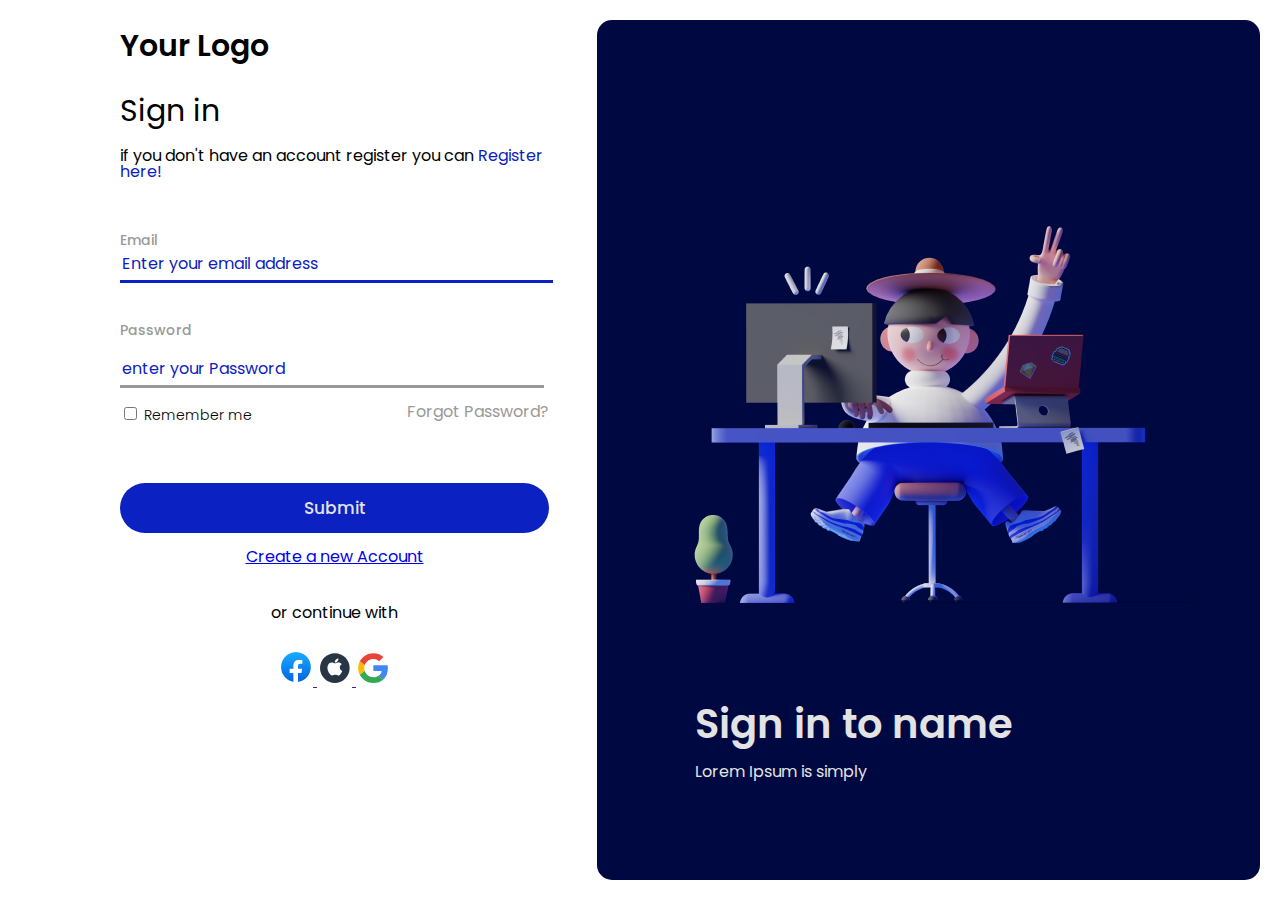
<file: index.html>
<!DOCTYPE html>
<html lang="en">
<head>
    <meta charset="UTF-8">
    <meta name="viewport" content="width=device-width, initial-scale=1.0">
    <title>Login Page</title>

    <link rel="stylesheet" href="Css/reset.css">
    <link rel="preconnect" href="https://fonts.googleapis.com">
    <link rel="preconnect" href="https://fonts.gstatic.com" crossorigin>
    <link href="https://fonts.googleapis.com/css2?family=Poppins:wght@300;400;500;600&family=Roboto+Slab:wght@300;400;500&family=Ubuntu:wght@400;500;700&display=swap" rel="stylesheet">
    <link rel="stylesheet" href="Css/style.css">
</head>
<body>
    <h3  class="logo">Your Logo</h3>
    <main class="main">
        <div class="container-login ">
            <h3 class="second-title" >Sign in</h3>
            <p class="description">if you don't have an account
             register you can <a>Register here!</a></p>
             <form>
                <label for="email">Email</label>
                <input class="email" placeholder="Enter your email address" type="text" name="email" required>
                <div class="password">
                    <label for="password">Password</label>
                    <input class="form-input" placeholder="enter your Password" type="password" name="password" required>
                    <div class="form-bottom">
                        <div>
                            <input type="checkbox">
                            <label for="">Remember me</label>
                        </div>
                        <a href="">Forgot Password?</a>
                    </div>
                </div>
                <input type="submit" class="main-button">
                <a href="./cadastro.html">Create a new Account</a>
             </form>
             
             <div class="links">
                <p>or continue with</p>
                <a class="social" href="">
                    <img src="Images/Facebook.png" alt="">
                </a>
                <a class="social" href="">
                    <img src="Images/apple.svg" alt="">
                </a>
                    <a class="social" href="">
                    <img src="Images/google.svg" alt="">
                </a>
             </div>
        </div>
        <div class="container-img">
            <img src="Images/Saly-10.png" alt="">
            <h1 class="main-title">Sign in to name</h1>
            <p>Lorem Ipsum is simply </p>
        </div>
    </main>
</body>
</html>
</file>
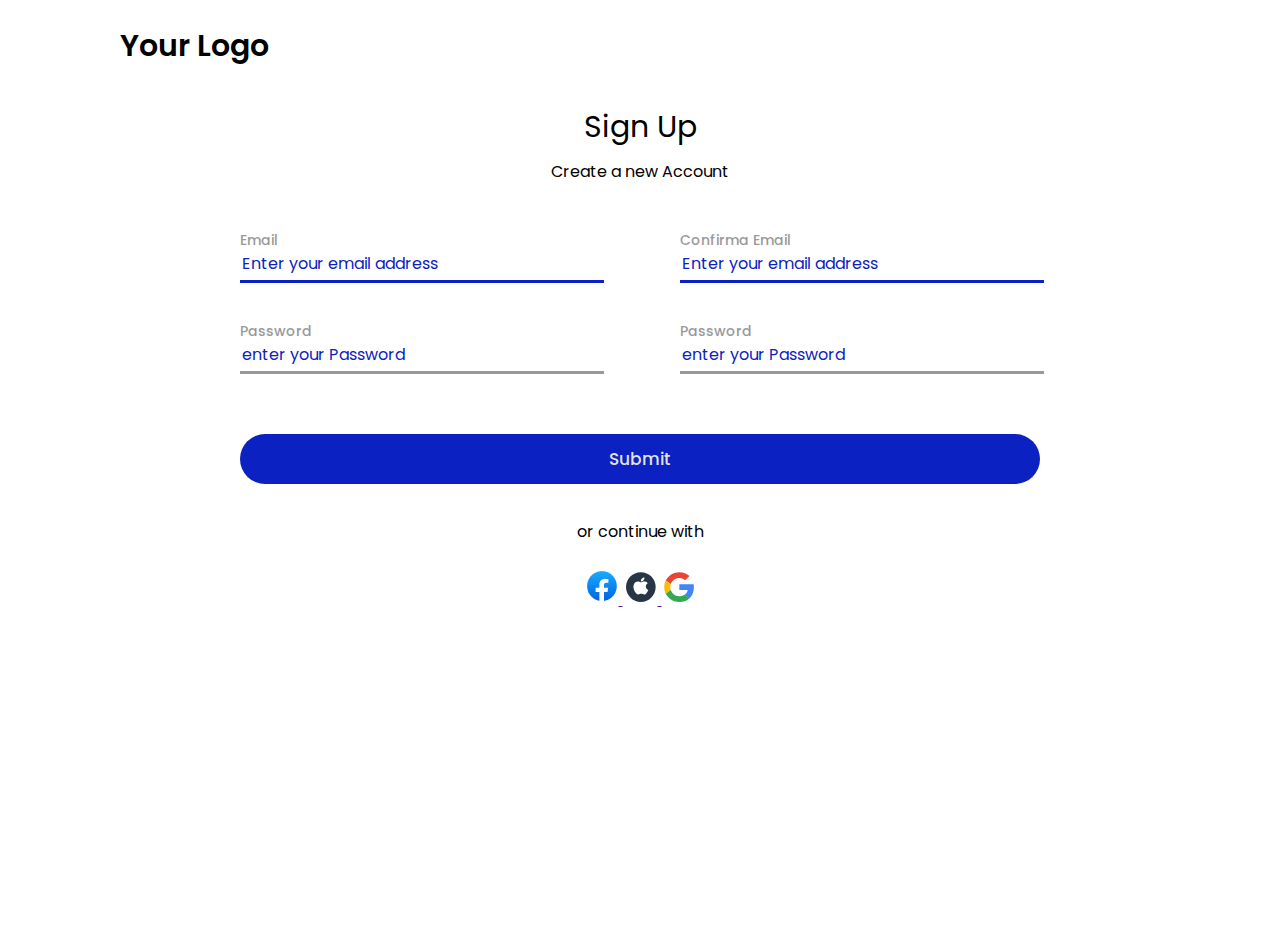
<file: cadastro.html>
<!DOCTYPE html>
<html lang="en">

<head>
    <meta charset="UTF-8">
    <meta name="viewport" content="width=device-width, initial-scale=1.0">
    <title>Cadastrar</title>

    <link rel="stylesheet" href="Css/reset.css">
    <link rel="preconnect" href="https://fonts.googleapis.com">
    <link rel="preconnect" href="https://fonts.gstatic.com" crossorigin>
    <link
        href="https://fonts.googleapis.com/css2?family=Poppins:wght@300;400;500;600&family=Roboto+Slab:wght@300;400;500&family=Ubuntu:wght@400;500;700&display=swap"
        rel="stylesheet">
    <link rel="stylesheet" href="Css/style.css">
    <script src="script.js" defer></script>
</head>

<body>
    <h3 class="logo">Your Logo</h3>
    <main class="main -cadastro">
        <div class="container-login -cadastro">
            <h3 class="second-title">Sign Up</h3>
            <p class="description">Create a new Account</p>
            <form class="cadastro">
                <div class="form-email">
                    <div class="form-control">
                        <label for="email">Email</label>
                        <input id="email" class="email" placeholder="Enter your email address" type="text" name="email" required>
                    </div>
                    <div id="caixaEmail" class="form-control">
                        <label for="confirmemail">Confirma Email</label>
                        <input id="emailConfirma" class="email" placeholder="Enter your email address" type="text" name="confirmemail"
                            required>
                        
                    </div>


                </div>
                <div class="password">
                    <div class="form-email">

                        <div class="form-control">
                            <label for="password">Password</label>
                            <input id="senha"  class="form-input" placeholder="enter your Password" type="password" name="password"
                                required>
                        </div>

                        <div id="caixaSenha" class="form-control">
                            <label for="password">Password</label>
                            <input id="senhaConfirma"  class="form-input" placeholder="enter your Password" type="password" name="password"
                                required>
                        </div>

                    </div>
                </div>
                <input type="submit" class="main-button">
            </form>

            <div class="links">
                <p>or continue with</p>
                <a class="social" href="">
                    <img src="Images/Facebook.png" alt="">
                </a>
                <a class="social" href="">
                    <img src="Images/apple.svg" alt="">
                </a>
                <a class="social" href="">
                    <img src="Images/google.svg" alt="">
                </a>
            </div>
        </div>
    </main>
</body>

</html>
</file>
<file: Css/style.css>
body{
    height: 100vh;
    overflow: hidden;
}

.main{
    display: flex;
    font-family: "Poppins";
    padding-left: 120px;
    overflow: hidden;
    height: 100vh;
    gap: 3rem;
    
}

.main.-cadastro{
    justify-content: center;
    padding: 1rem;
    
}
.main.-cadastro .second-title{
text-align: center;
}

.main.-cadastro .description{
    text-align: center;
    }

.logo{
    padding-top: 31px;
    padding-left: 120px;
    font-size: 30px;
    font-weight: 600;
    font-family: "Poppins";
    position: absolute;
}

.main-title{
 font-size: 40px;
 font-weight: 600;
}

.second-title{
    font-size: 30px;
    font-weight: 600px;
    padding-bottom: 22px;
}

.description{
    font-size: 16px;
    font-weight: 400;
    padding-bottom: 52px;
}

.description > a{
    color: #0C21C1;
    cursor: pointer;
}

.container-login{
    padding-top: 6rem;
    display: flex;
    flex-direction: column;
    flex: 1;
    max-width: 429px;
}

.container-login.-cadastro{
    
    max-width: 800px;
}

label{
    color: #999;
    font-size: 14px;
    font-weight: 500;
}

.email{
    height: 30px;
    width: 100%;
    margin-bottom: 40px;
    border: 0;
    border-bottom: 3px solid #0C21C1;
}

input::placeholder{
    color: #0C21C1;
    font-size: 16px;
    font-family: "Poppins";
    font-weight: 400;
}

.form-input{
    height: 30px;
    max-width: 420px;
    border: 0;
    border-bottom: 3px solid  #999;
}

.password{
    display: flex;
    flex-direction: column;
    gap: 1rem;
}



.password .form-bottom{
    display: flex;
    justify-content: space-between;
}

.password .form-bottom label{
    color: black;
    font-weight: 300;
}

.password .form-bottom a{
    text-decoration: none;
    color: #999;
}

form > a {
    text-align: center;
    display: block;
    padding-top: 1rem;
}   

.cadastro {
    min-width: auto;
}

.form-email{
    display: flex;
    width: 100%;
    justify-content: space-between;
    flex-wrap: wrap;
}

.form-email input{
    min-width: 320px;
    width: 100%;
}

.form-control{
    max-width:360px;
}

.main-button{
    margin-top: 60px;
    display: flex;
    width: 100%;
    height: 50px;
    border-radius: 30px;
    background-color: #0C21C1;
    font-size: 17px;
    font-weight: 500;
    color: #e3e3e3;
    font-family: "Poppins";
    border: 0;
    justify-content: center;
    transition: 500ms;
}

.main-button:hover{
    background-color: #fff;
    color: #0C21C1;
    border: 1px solid #0C21C1;
    transition: 500ms;
    cursor: pointer;
}


.links{
    text-align: center;
    text-decoration: none;
    gap: 10px;
}

.links p{
    padding-top: 40px;
    padding-bottom: 30px;
}

.container-img{
    padding-bottom: 100px;
    margin: 20px 0;
    margin-right: 20px;
    max-height: 890px;
    display: flex;
    flex-direction: column;
    box-sizing: border-box;
    height: auto;
    background-color: #000842;
    color: #e3e3e3;
    border-radius: 15px;
    justify-content: center;
    text-align: start;
    flex: 1;
    box-sizing: border-box;
    overflow: hidden;

}


.container-img .main-title{
    padding-top: 40px;
    padding-bottom: 20px;
    padding-left:98px ;
}

.container-img p{
    padding-left: 98px;
}

.container-img img {
    margin: auto;
    max-width: 521px;
    max-height: 521px;
}

@media screen and (max-width:980px) {
    .main{
        justify-content: center;
        padding: 0;
    }
    
    .container-img{
        display: none;
    }

}

@media  screen and (max-width: 750px) {
    .form-email{
        justify-content: center;
       
    }
}



@media screen and (max-width: 700px){
    .container-login{
        flex: none;
        width: 300px
    }


}
</file>
